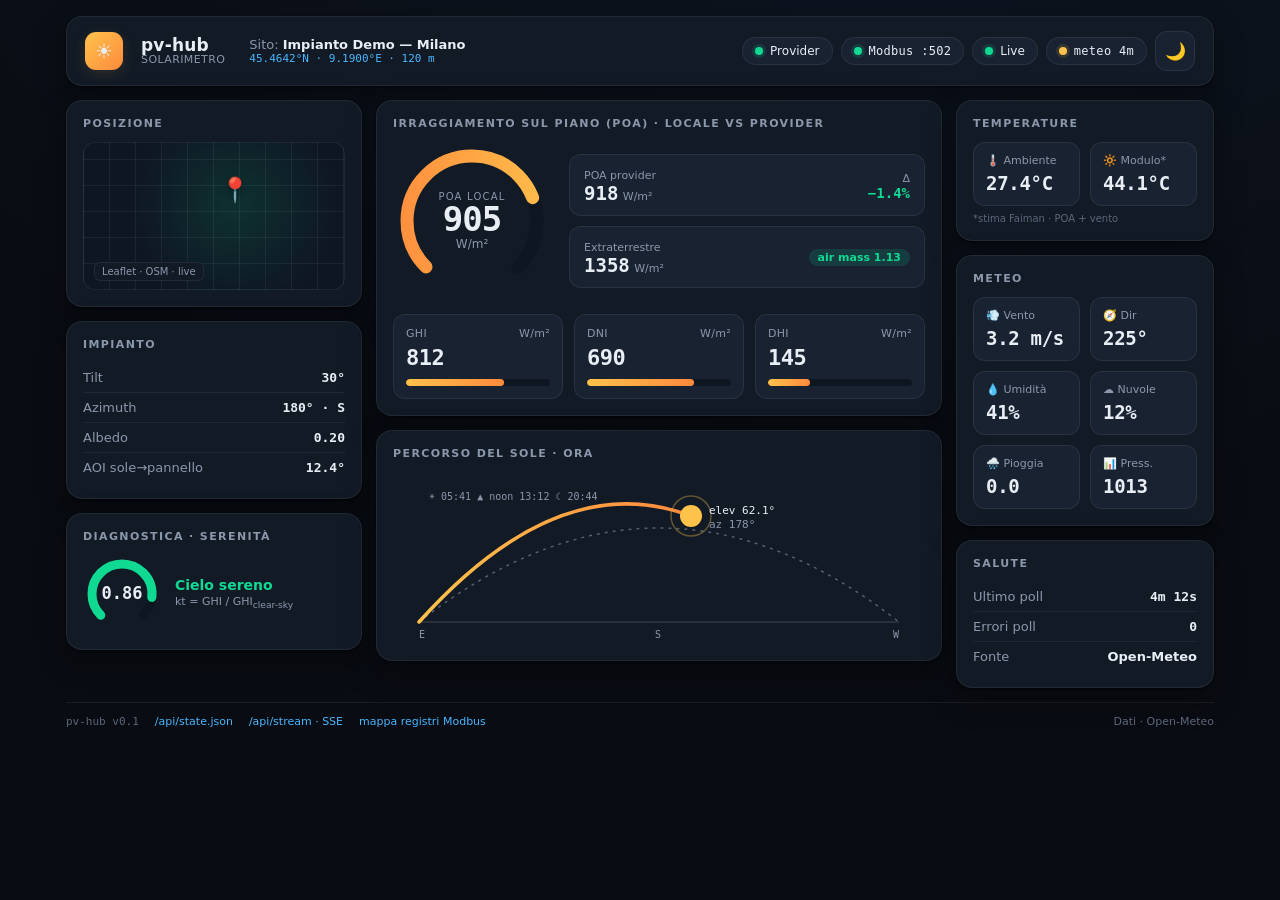
<file: docs/superpowers/specs/assets/2026-07-01-scada-ui-mockup.html>
<!DOCTYPE html>
<html lang="it" data-theme="dark">
<head>
<meta charset="utf-8">
<meta name="viewport" content="width=device-width, initial-scale=1">
<title>pv-hub SCADA · premium</title>
<style>
  /* ---------- semantic tokens ---------- */
  :root[data-theme="dark"]{
    --bg:#0a0e15; --bg-grad1:#0d1420; --bg-grad2:#090c12;
    --surface:#121a26; --surface-2:#182231; --inner:#0e1622;
    --border:rgba(255,255,255,.07); --border-str:rgba(255,255,255,.12);
    --text:#e9eef5; --dim:#8b98ab; --faint:#5b6779;
    --accent:#10d992; --accent-2:#0bb47a; --accent-weak:rgba(16,217,146,.14);
    --gold:#ffc24b; --gold-2:#ff8a3d; --gold-weak:rgba(255,194,75,.12);
    --good:#10d992; --warn:#ffc24b; --bad:#ff6b6b; --info:#48b7ff;
    --shadow:0 1px 2px rgba(0,0,0,.5), 0 12px 30px rgba(0,0,0,.35);
    --grid-line:rgba(255,255,255,.06);
  }
  :root[data-theme="light"]{
    --bg:#f4f5f2; --bg-grad1:#f7f7f4; --bg-grad2:#eef0ec;
    --surface:#ffffff; --surface-2:#f5f6f8; --inner:#f0f2f4;
    --border:rgba(15,23,42,.08); --border-str:rgba(15,23,42,.14);
    --text:#0f1b2d; --dim:#5b6675; --faint:#94a0b0;
    --accent:#059669; --accent-2:#047857; --accent-weak:rgba(5,150,105,.10);
    --gold:#d9861a; --gold-2:#e0932a; --gold-weak:rgba(217,134,26,.12);
    --good:#059669; --warn:#d9861a; --bad:#e5484d; --info:#0284c7;
    --shadow:0 1px 2px rgba(16,24,40,.05), 0 10px 26px rgba(16,24,40,.07);
    --grid-line:rgba(15,23,42,.05);
  }
  *{box-sizing:border-box}
  body{margin:0;color:var(--text);font-size:14px;
    font-family:'Inter',system-ui,-apple-system,'Segoe UI',Roboto,sans-serif;
    background:radial-gradient(1200px 600px at 70% -10%,var(--bg-grad1),var(--bg-grad2)) fixed, var(--bg);
    -webkit-font-smoothing:antialiased}
  .mono{font-variant-numeric:tabular-nums;font-feature-settings:"tnum";
    font-family:ui-monospace,'SF Mono','Cascadia Code',Menlo,monospace}
  .wrap{max-width:1180px;margin:0 auto;padding:16px}

  /* ---------- top bar ---------- */
  .topbar{display:flex;align-items:center;gap:18px;background:var(--surface);
    border:1px solid var(--border);border-radius:16px;padding:14px 18px;margin-bottom:14px;box-shadow:var(--shadow)}
  .logo{width:38px;height:38px;border-radius:11px;display:grid;place-items:center;font-size:20px;
    background:linear-gradient(135deg,var(--gold),var(--gold-2));box-shadow:0 4px 14px var(--gold-weak)}
  .brand{font-weight:700;font-size:17px;letter-spacing:.2px;line-height:1.1}
  .brand small{display:block;color:var(--dim);font-weight:500;font-size:11px;letter-spacing:.4px}
  .site{margin-left:6px;font-size:13px;color:var(--dim)}
  .site b{color:var(--text)}
  .site .coords{display:block;font-size:11px;color:var(--info)}
  .badges{margin-left:auto;display:flex;gap:8px;align-items:center;flex-wrap:wrap}
  .badge{display:flex;align-items:center;gap:7px;background:var(--surface-2);border:1px solid var(--border);
    border-radius:999px;padding:6px 12px;font-size:12px}
  .badge.mono{letter-spacing:.3px}
  .dot{width:8px;height:8px;border-radius:50%;background:var(--good);box-shadow:0 0 0 3px var(--accent-weak)}
  .dot.warn{background:var(--warn);box-shadow:0 0 0 3px var(--gold-weak)}
  .toggle{width:40px;height:40px;border-radius:12px;border:1px solid var(--border);background:var(--surface-2);
    color:var(--text);cursor:pointer;font-size:17px;display:grid;place-items:center;transition:.15s}
  .toggle:hover{border-color:var(--border-str);transform:translateY(-1px)}

  /* ---------- layout ---------- */
  .grid{display:grid;grid-template-columns:296px 1fr 258px;gap:14px}
  .col{display:flex;flex-direction:column;gap:14px}
  .card{background:var(--surface);border:1px solid var(--border);border-radius:16px;padding:16px;box-shadow:var(--shadow)}
  .card h3{margin:0 0 12px;font-size:11px;letter-spacing:1.4px;text-transform:uppercase;color:var(--dim);font-weight:600}

  /* map */
  .map{height:148px;border-radius:12px;position:relative;overflow:hidden;border:1px solid var(--border);
    background:
      repeating-linear-gradient(0deg,transparent 0 25px,var(--grid-line) 25px 26px),
      repeating-linear-gradient(90deg,transparent 0 25px,var(--grid-line) 25px 26px),
      radial-gradient(circle at 58% 42%,var(--accent-weak),transparent 60%),var(--inner)}
  .pin{position:absolute;left:58%;top:42%;transform:translate(-50%,-100%);font-size:24px;filter:drop-shadow(0 3px 4px rgba(0,0,0,.4))}
  .maptag{position:absolute;bottom:8px;left:10px;font-size:10px;color:var(--dim);
    background:var(--surface);border:1px solid var(--border);padding:3px 7px;border-radius:6px}
  .kv{display:flex;justify-content:space-between;align-items:center;padding:7px 0;border-bottom:1px solid var(--grid-line);font-size:13px}
  .kv:last-child{border:0}.kv span{color:var(--dim)}.kv b{color:var(--text)}

  /* hero */
  .hero{display:flex;gap:18px;align-items:center}
  .gauge{position:relative;width:158px;height:158px;flex:0 0 auto}
  .gv{position:absolute;inset:0;display:flex;flex-direction:column;align-items:center;justify-content:center}
  .gv .lbl{font-size:10px;letter-spacing:1.2px;color:var(--dim);text-transform:uppercase}
  .gv .num{font-size:34px;font-weight:750;line-height:1.05;letter-spacing:-1px}
  .gv .unit{color:var(--dim);font-size:12px}
  .compare{flex:1;display:flex;flex-direction:column;gap:10px}
  .cmp{display:flex;justify-content:space-between;align-items:center;background:var(--surface-2);
    border:1px solid var(--border);border-radius:12px;padding:11px 14px}
  .cmp small{color:var(--dim);font-size:11px}
  .cmp .n{font-size:19px;font-weight:650}
  .delta{font-weight:650;color:var(--good)}
  .pill{font-size:11px;padding:2px 9px;border-radius:999px;background:var(--accent-weak);color:var(--accent);font-weight:600}

  .meters{display:grid;grid-template-columns:repeat(3,1fr);gap:11px;margin-top:14px}
  .meter{background:var(--surface-2);border:1px solid var(--border);border-radius:12px;padding:12px}
  .meter .top{display:flex;justify-content:space-between;font-size:11px;color:var(--dim);letter-spacing:.3px}
  .meter .val{font-size:22px;font-weight:700;margin:5px 0 9px;letter-spacing:-.5px}
  .bar{height:7px;background:var(--inner);border-radius:99px;overflow:hidden}
  .bar i{display:block;height:100%;border-radius:99px;background:linear-gradient(90deg,var(--gold),var(--gold-2))}

  .sky{width:100%;height:172px;display:block}

  .tiles{display:grid;grid-template-columns:1fr 1fr;gap:10px}
  .tile{background:var(--surface-2);border:1px solid var(--border);border-radius:12px;padding:11px 12px}
  .tile .t{font-size:11px;color:var(--dim);display:flex;gap:6px;align-items:center}
  .tile .v{font-size:19px;font-weight:700;margin-top:5px;letter-spacing:-.3px}
  .kt{display:flex;align-items:center;gap:14px}

  .footer{margin-top:14px;display:flex;gap:16px;align-items:center;color:var(--faint);font-size:11px;
    border-top:1px solid var(--border);padding-top:12px}
  .footer a{color:var(--info);text-decoration:none}.footer a:hover{text-decoration:underline}
  @media(max-width:900px){.grid{grid-template-columns:1fr}}
</style>
</head>
<body>
<div class="wrap">

  <div class="topbar">
    <div class="logo">☀</div>
    <div>
      <div class="brand">pv-hub<small>SOLARIMETRO</small></div>
    </div>
    <div class="site">Sito: <b>Impianto Demo — Milano</b>
      <span class="coords mono">45.4642°N · 9.1900°E · 120 m</span></div>
    <div class="badges">
      <div class="badge"><span class="dot"></span>Provider</div>
      <div class="badge mono"><span class="dot"></span>Modbus :502</div>
      <div class="badge"><span class="dot"></span>Live</div>
      <div class="badge mono"><span class="dot warn"></span>meteo 4m</div>
      <button class="toggle" id="tg" onclick="tt()" title="Cambia tema">🌙</button>
    </div>
  </div>

  <div class="grid">

    <!-- LEFT -->
    <div class="col">
      <div class="card">
        <h3>Posizione</h3>
        <div class="map"><div class="pin">📍</div><div class="maptag">Leaflet · OSM · live</div></div>
      </div>
      <div class="card">
        <h3>Impianto</h3>
        <div class="kv"><span>Tilt</span><b class="mono">30°</b></div>
        <div class="kv"><span>Azimuth</span><b class="mono">180° · S</b></div>
        <div class="kv"><span>Albedo</span><b class="mono">0.20</b></div>
        <div class="kv"><span>AOI sole→pannello</span><b class="mono">12.4°</b></div>
      </div>
      <div class="card">
        <h3>Diagnostica · serenità</h3>
        <div class="kt">
          <svg width="78" height="78" viewBox="0 0 78 78">
            <circle cx="39" cy="39" r="30" fill="none" stroke="var(--inner)" stroke-width="9"
              stroke-dasharray="141 235" transform="rotate(135 39 39)" stroke-linecap="round"/>
            <circle cx="39" cy="39" r="30" fill="none" stroke="var(--accent)" stroke-width="9"
              stroke-dasharray="121 235" transform="rotate(135 39 39)" stroke-linecap="round"/>
            <text x="39" y="44" text-anchor="middle" fill="var(--text)" class="mono" font-size="17" font-weight="700">0.86</text>
          </svg>
          <div><b style="color:var(--accent)">Cielo sereno</b>
            <div style="color:var(--dim);font-size:11px;margin-top:2px">kt = GHI / GHI<sub>clear-sky</sub></div></div>
        </div>
      </div>
    </div>

    <!-- CENTER -->
    <div class="col">
      <div class="card">
        <h3>Irraggiamento sul piano (POA) · locale vs provider</h3>
        <div class="hero">
          <div class="gauge">
            <svg width="158" height="158" viewBox="0 0 158 158">
              <defs><linearGradient id="g" x1="0" y1="0" x2="1" y2="1">
                <stop offset="0" stop-color="var(--gold)"/><stop offset="1" stop-color="var(--gold-2)"/>
              </linearGradient></defs>
              <circle cx="79" cy="79" r="65" fill="none" stroke="var(--inner)" stroke-width="13"
                stroke-dasharray="306 408" transform="rotate(135 79 79)" stroke-linecap="round"/>
              <circle cx="79" cy="79" r="65" fill="none" stroke="url(#g)" stroke-width="13"
                stroke-dasharray="231 408" transform="rotate(135 79 79)" stroke-linecap="round"/>
            </svg>
            <div class="gv"><div class="lbl">POA local</div>
              <div class="num mono">905</div><div class="unit">W/m²</div></div>
          </div>
          <div class="compare">
            <div class="cmp"><div><small>POA provider</small><br><span class="n mono">918</span> <small>W/m²</small></div>
              <div style="text-align:right"><small>Δ</small><br><span class="delta mono">−1.4%</span></div></div>
            <div class="cmp"><div><small>Extraterrestre</small><br><span class="n mono">1358</span> <small>W/m²</small></div>
              <span class="pill">air mass 1.13</span></div>
          </div>
        </div>
        <div class="meters">
          <div class="meter"><div class="top"><span>GHI</span><span>W/m²</span></div><div class="val mono">812</div><div class="bar"><i style="width:68%"></i></div></div>
          <div class="meter"><div class="top"><span>DNI</span><span>W/m²</span></div><div class="val mono">690</div><div class="bar"><i style="width:74%"></i></div></div>
          <div class="meter"><div class="top"><span>DHI</span><span>W/m²</span></div><div class="val mono">145</div><div class="bar"><i style="width:29%"></i></div></div>
        </div>
      </div>

      <div class="card">
        <h3>Percorso del sole · ora</h3>
        <svg class="sky" viewBox="0 0 520 172" preserveAspectRatio="xMidYMid meet">
          <defs><linearGradient id="arc" x1="0" y1="0" x2="1" y2="0">
            <stop offset="0" stop-color="var(--gold)"/><stop offset="1" stop-color="var(--gold-2)"/></linearGradient></defs>
          <line x1="20" y1="150" x2="500" y2="150" stroke="var(--border-str)" stroke-width="1.5"/>
          <text x="20" y="166" fill="var(--dim)" font-size="10" class="mono">E</text>
          <text x="256" y="166" fill="var(--dim)" font-size="10" class="mono">S</text>
          <text x="494" y="166" fill="var(--dim)" font-size="10" class="mono">W</text>
          <path d="M20,150 Q260,-38 500,150" fill="none" stroke="var(--dim)" stroke-width="1.5" stroke-dasharray="3 5" opacity=".55"/>
          <path d="M20,150 Q160,-6 292,44" fill="none" stroke="url(#arc)" stroke-width="3.5" stroke-linecap="round"/>
          <circle cx="292" cy="44" r="11" fill="var(--gold)"/>
          <circle cx="292" cy="44" r="20" fill="none" stroke="var(--gold)" stroke-width="1.5" opacity=".35"/>
          <text x="310" y="42" fill="var(--text)" font-size="11" class="mono">elev 62.1°</text>
          <text x="310" y="56" fill="var(--dim)" font-size="11" class="mono">az 178°</text>
          <text x="30" y="28" fill="var(--dim)" font-size="10" class="mono">☀ 05:41   ▲ noon 13:12   ☾ 20:44</text>
        </svg>
      </div>
    </div>

    <!-- RIGHT -->
    <div class="col">
      <div class="card">
        <h3>Temperature</h3>
        <div class="tiles">
          <div class="tile"><div class="t">🌡️ Ambiente</div><div class="v mono">27.4°C</div></div>
          <div class="tile"><div class="t">🔆 Modulo*</div><div class="v mono">44.1°C</div></div>
        </div>
        <div style="color:var(--faint);font-size:10px;margin-top:7px">*stima Faiman · POA + vento</div>
      </div>
      <div class="card">
        <h3>Meteo</h3>
        <div class="tiles">
          <div class="tile"><div class="t">💨 Vento</div><div class="v mono">3.2 m/s</div></div>
          <div class="tile"><div class="t">🧭 Dir</div><div class="v mono">225°</div></div>
          <div class="tile"><div class="t">💧 Umidità</div><div class="v mono">41%</div></div>
          <div class="tile"><div class="t">☁️ Nuvole</div><div class="v mono">12%</div></div>
          <div class="tile"><div class="t">🌧️ Pioggia</div><div class="v mono">0.0</div></div>
          <div class="tile"><div class="t">📊 Press.</div><div class="v mono">1013</div></div>
        </div>
      </div>
      <div class="card">
        <h3>Salute</h3>
        <div class="kv"><span>Ultimo poll</span><b class="mono">4m 12s</b></div>
        <div class="kv"><span>Errori poll</span><b class="mono">0</b></div>
        <div class="kv"><span>Fonte</span><b>Open-Meteo</b></div>
      </div>
    </div>

  </div>

  <div class="footer">
    <span class="mono">pv-hub v0.1</span>
    <a href="#">/api/state.json</a>
    <a href="#">/api/stream · SSE</a>
    <a href="#">mappa registri Modbus</a>
    <span style="margin-left:auto">Dati · Open-Meteo</span>
  </div>

</div>
<script>
  function tt(){
    var r=document.documentElement;
    var d=r.getAttribute('data-theme')==='dark';
    r.setAttribute('data-theme', d?'light':'dark');
    document.getElementById('tg').textContent = d?'☀️':'🌙';
  }
</script>
</body>
</html>
</file>
